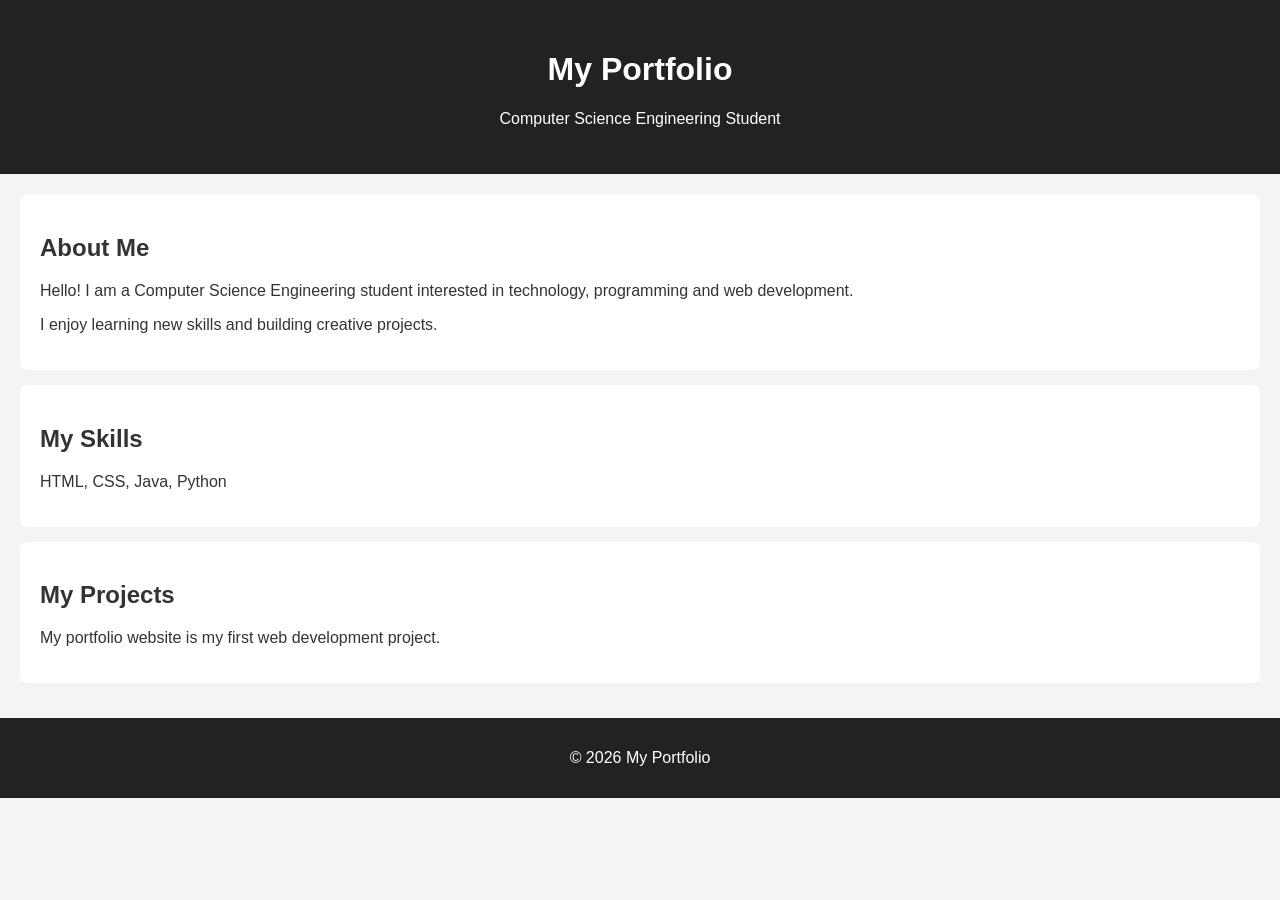
<file: Module-1/P2-Initial-Commit/index.html>
<!DOCTYPE html>
<html lang="en">
<head>
    <meta charset="UTF-8">
    <meta name="viewport" content="width=device-width, initial-scale=1.0">
    <title>My Portfolio</title>
    <link rel="stylesheet" href="style.css">
</head>
<body>

    <header>
        <h1>My Portfolio</h1>
        <p>Computer Science Engineering Student</p>
    </header>

    <main>
        <section>
            <h2>About Me</h2>
            <p>
                Hello! I am a Computer Science Engineering student 
                interested in technology, programming and web development.
            </p>
            <p>
                I enjoy learning new skills and building creative projects.
            </p>
        </section>

        <section>
            <h2>My Skills</h2>
            <p>HTML, CSS, Java, Python</p>
        </section>

        <section>
            <h2>My Projects</h2>
            <p>My portfolio website is my first web development project.</p>
        </section>
    </main>

    <footer>
        <p>©️ 2026 My Portfolio</p>
    </footer>

</body>
</html>
</file>
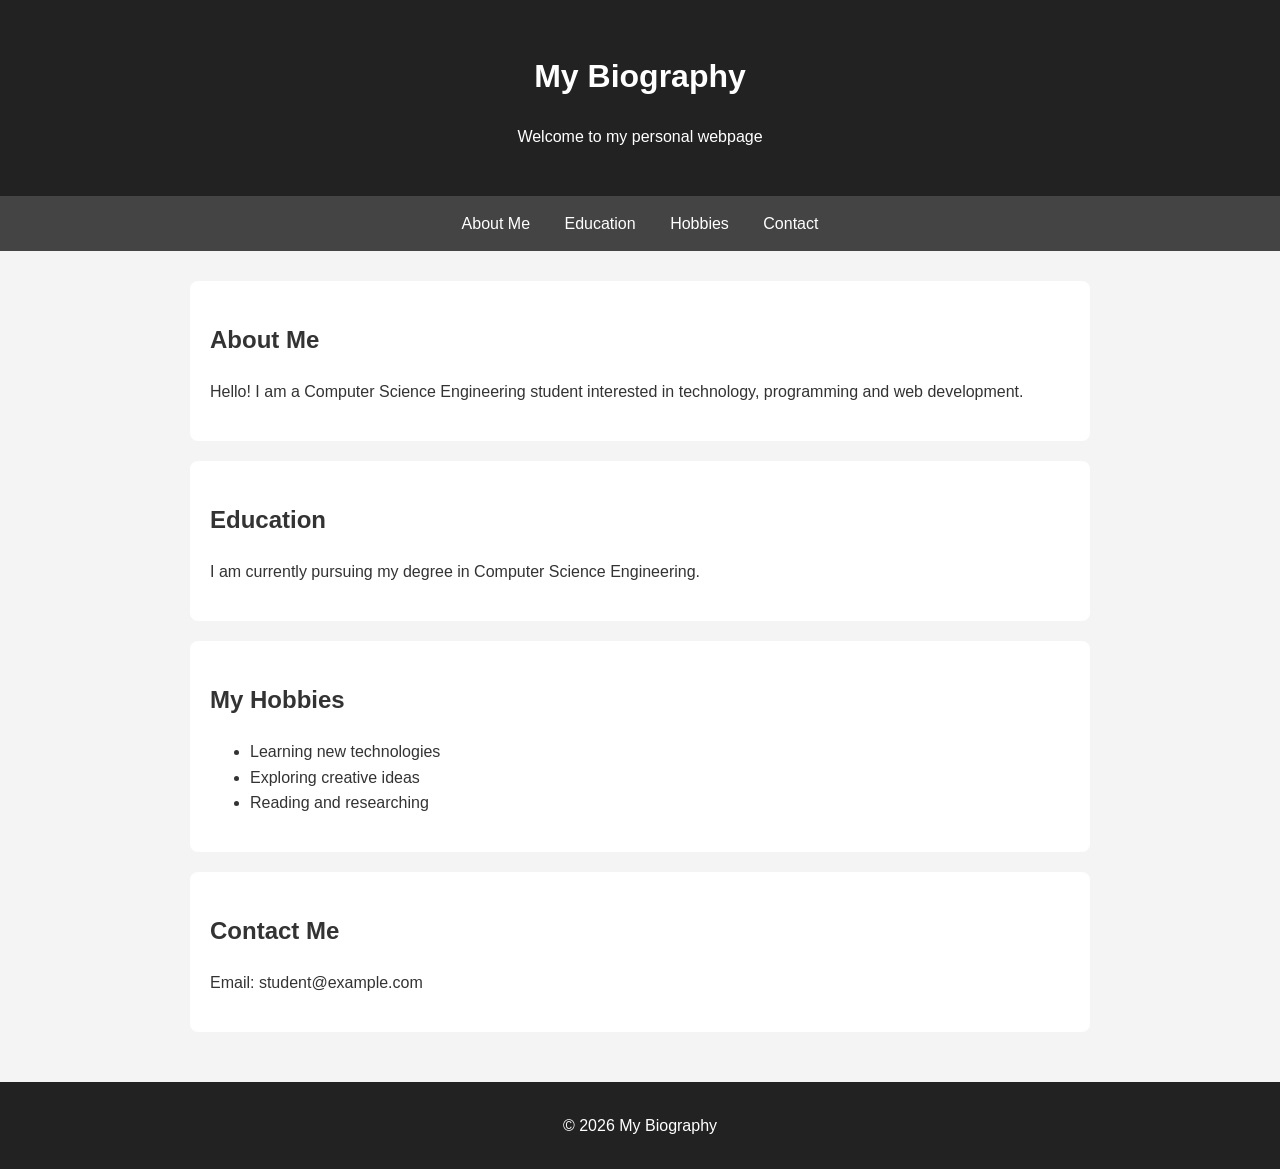
<file: Module-2/P5-Semantic-Bio/index.html>
<!DOCTYPE html>
<html lang="en">

<head>
    <meta charset="UTF-8">
    <meta name="viewport" content="width=device-width, initial-scale=1.0">
    <title>My Biography</title>
    <link rel="stylesheet" href="style.css">
</head>

<body>

    <header>
        <h1>My Biography</h1>
        <p>Welcome to my personal webpage</p>
    </header>

    <nav>
        <a href="#about">About Me</a>
        <a href="#education">Education</a>
        <a href="#hobbies">Hobbies</a>
        <a href="#contact">Contact</a>
    </nav>

    <main>

        <section id="about">
            <h2>About Me</h2>
            <p>Hello! I am a Computer Science Engineering student
            interested in technology, programming and web development.</p>
        </section>

        <section id="education">
            <h2>Education</h2>
            <p>I am currently pursuing my degree in Computer Science Engineering.</p>
        </section>

        <section id="hobbies">
            <h2>My Hobbies</h2>
            <ul>
                <li>Learning new technologies</li>
                <li>Exploring creative ideas</li>
                <li>Reading and researching</li>
            </ul>
        </section>

        <section id="contact">
            <h2>Contact Me</h2>
            <p>Email: student@example.com</p>
        </section>

    </main>

    <footer>
        <p>©️ 2026 My Biography</p>
    </footer>

</body>
</html>
</file>
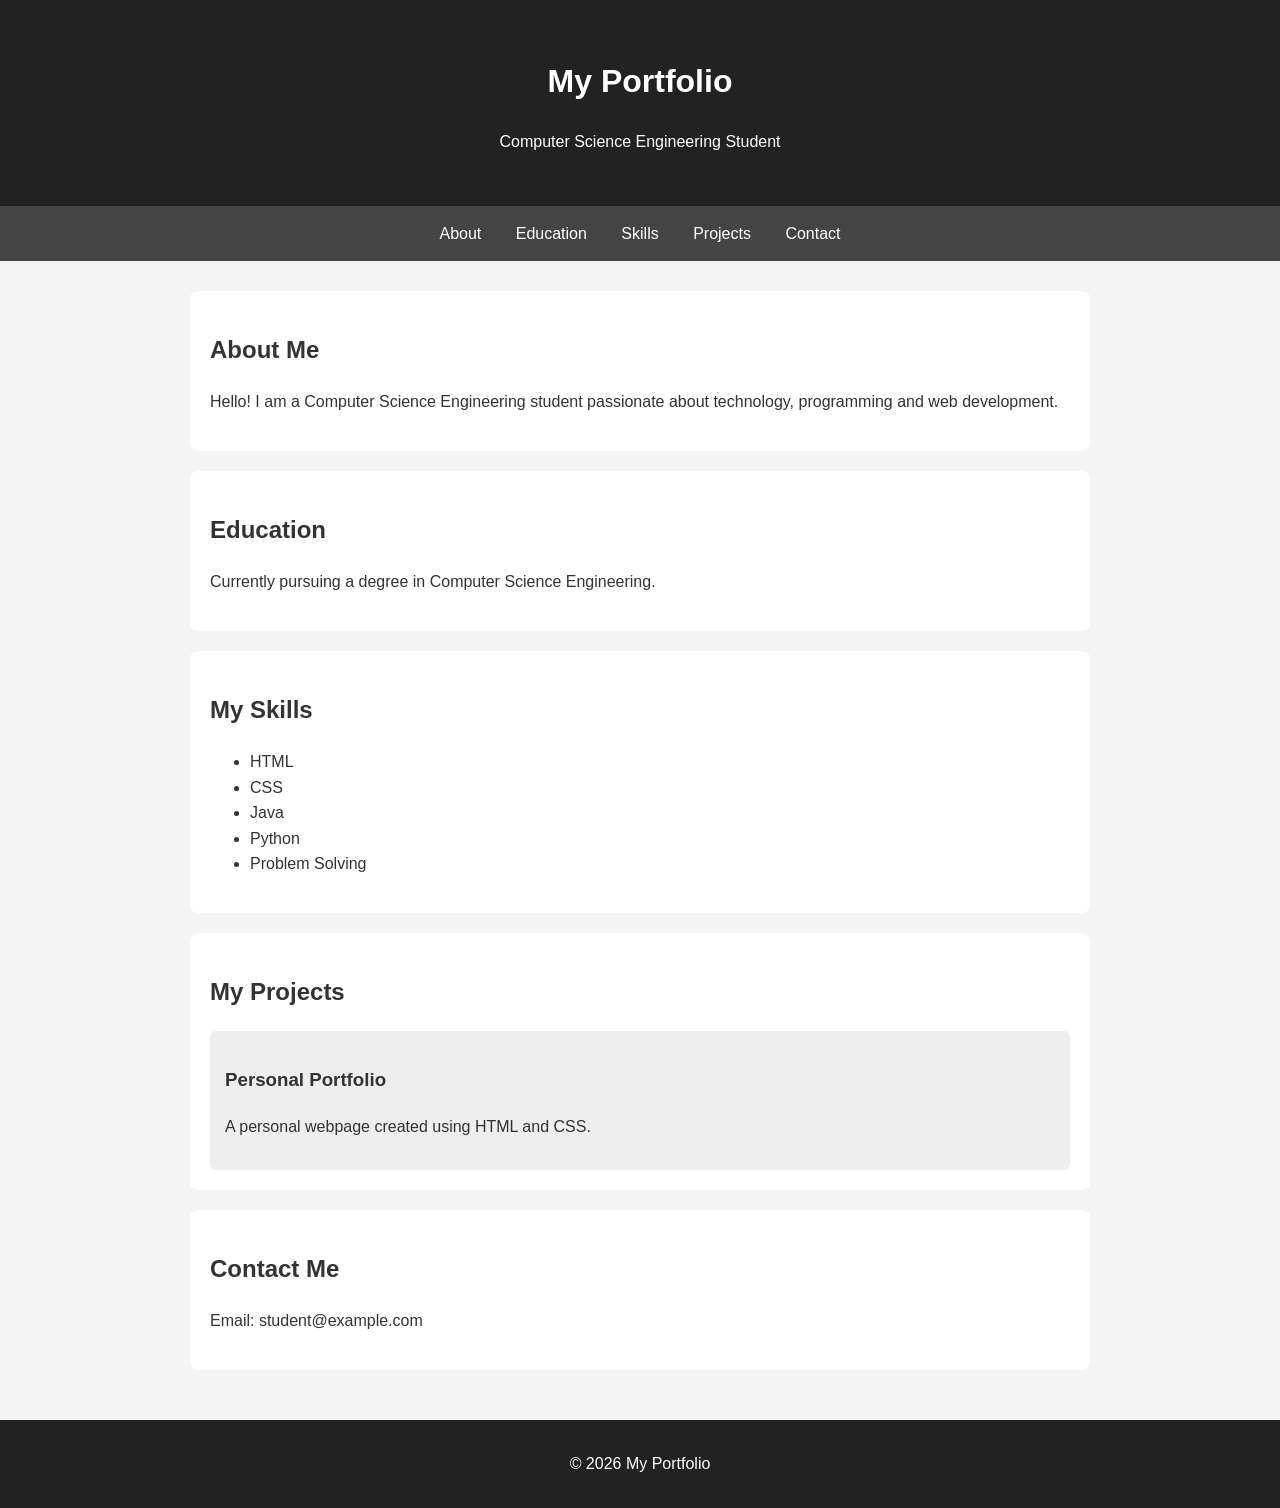
<file: Module-2/P6-Portfolio-HTML/index.html>
<!DOCTYPE html>
<html lang="en">

<head>
    <meta charset="UTF-8">
    <meta name="viewport" content="width=device-width, initial-scale=1.0">
    <title>My Portfolio</title>
    <link rel="stylesheet" href="style.css">
</head>

<body>

    <header>
        <h1>My Portfolio</h1>
        <p>Computer Science Engineering Student</p>
    </header>

    <nav>
        <a href="#about">About</a>
        <a href="#education">Education</a>
        <a href="#skills">Skills</a>
        <a href="#projects">Projects</a>
        <a href="#contact">Contact</a>
    </nav>

    <main>

        <section id="about">
            <h2>About Me</h2>
            <p>Hello! I am a Computer Science Engineering student
            passionate about technology, programming and web development.</p>
        </section>

        <section id="education">
            <h2>Education</h2>
            <p>Currently pursuing a degree in Computer Science Engineering.</p>
        </section>

        <section id="skills">
            <h2>My Skills</h2>
            <ul>
                <li>HTML</li>
                <li>CSS</li>
                <li>Java</li>
                <li>Python</li>
                <li>Problem Solving</li>
            </ul>
        </section>

        <section id="projects">
            <h2>My Projects</h2>
            <article>
                <h3>Personal Portfolio</h3>
                <p>A personal webpage created using HTML and CSS.</p>
            </article>
        </section>

        <section id="contact">
            <h2>Contact Me</h2>
            <p>Email: student@example.com</p>
        </section>

    </main>

    <footer>
        <p>©️ 2026 My Portfolio</p>
    </footer>

</body>
</html>
</file>
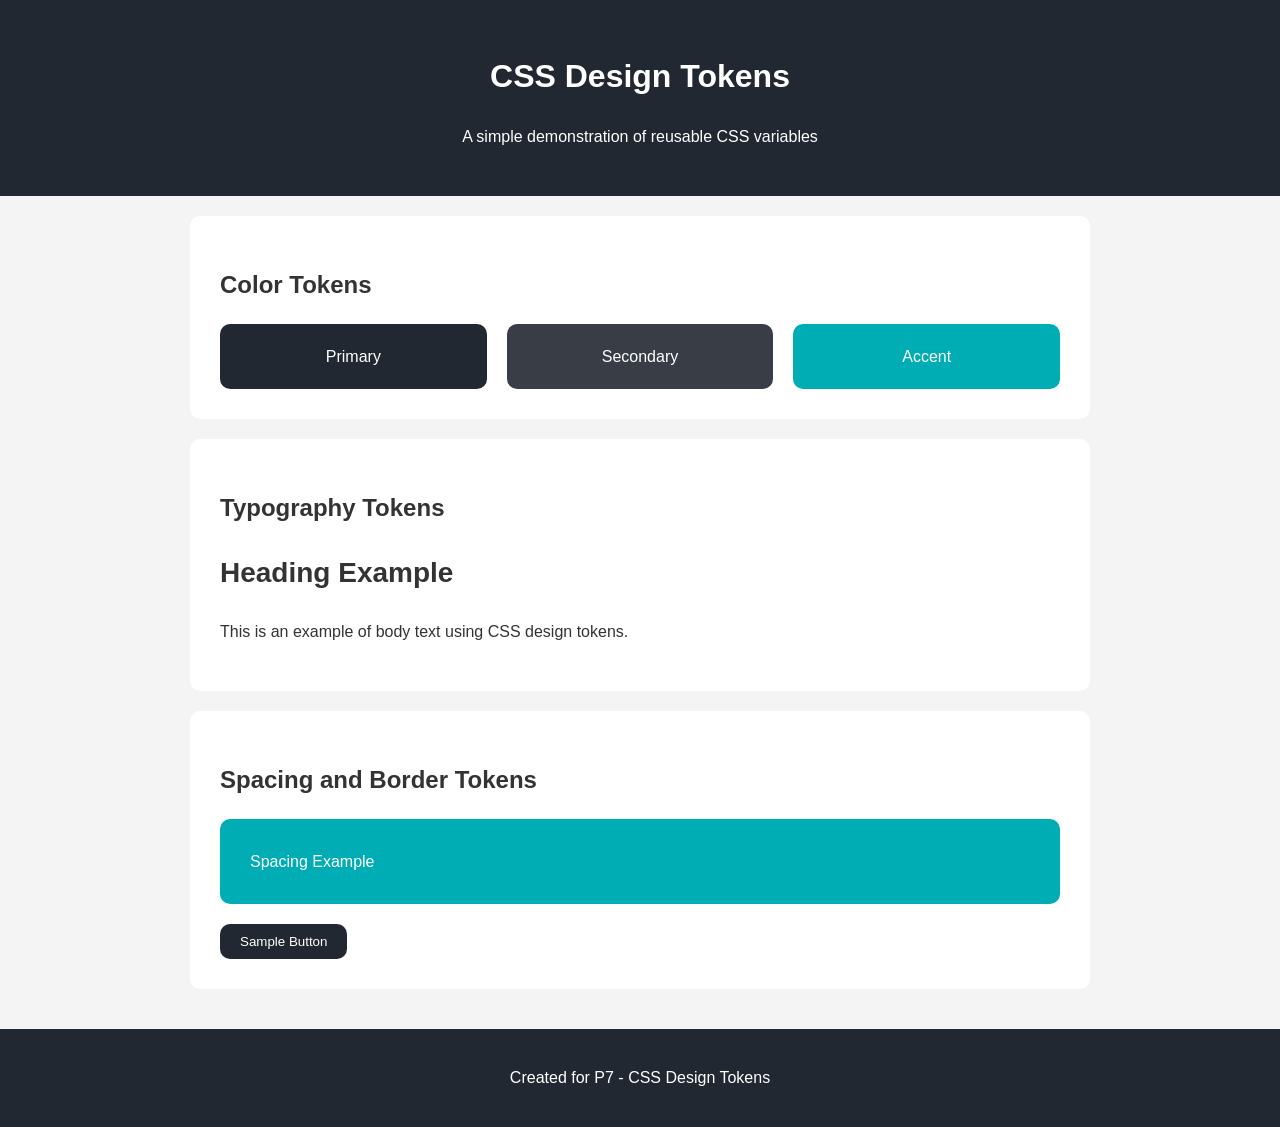
<file: Module-2/P7-Design-Tokens/index.html>
<!DOCTYPE html>
<html lang="en">

<head>
    <meta charset="UTF-8">
    <meta name="viewport" content="width=device-width, initial-scale=1.0">
    <title>CSS Design Tokens</title>
    <link rel="stylesheet" href="style.css">
</head>

<body>

    <header>
        <h1>CSS Design Tokens</h1>
        <p>A simple demonstration of reusable CSS variables</p>
    </header>

    <main>

        <section class="card">
            <h2>Color Tokens</h2>
            <div class="color-boxes">
                <div class="color primary">Primary</div>
                <div class="color secondary">Secondary</div>
                <div class="color accent">Accent</div>
            </div>
        </section>

        <section class="card">
            <h2>Typography Tokens</h2>
            <h1 class="heading">Heading Example</h1>
            <p class="text">This is an example of body text using CSS design tokens.</p>
        </section>

        <section class="card">
            <h2>Spacing and Border Tokens</h2>
            <div class="spacing-box">Spacing Example</div>
            <button>Sample Button</button>
        </section>

    </main>

    <footer>
        <p>Created for P7 - CSS Design Tokens</p>
    </footer>

</body>
</html>
</file>
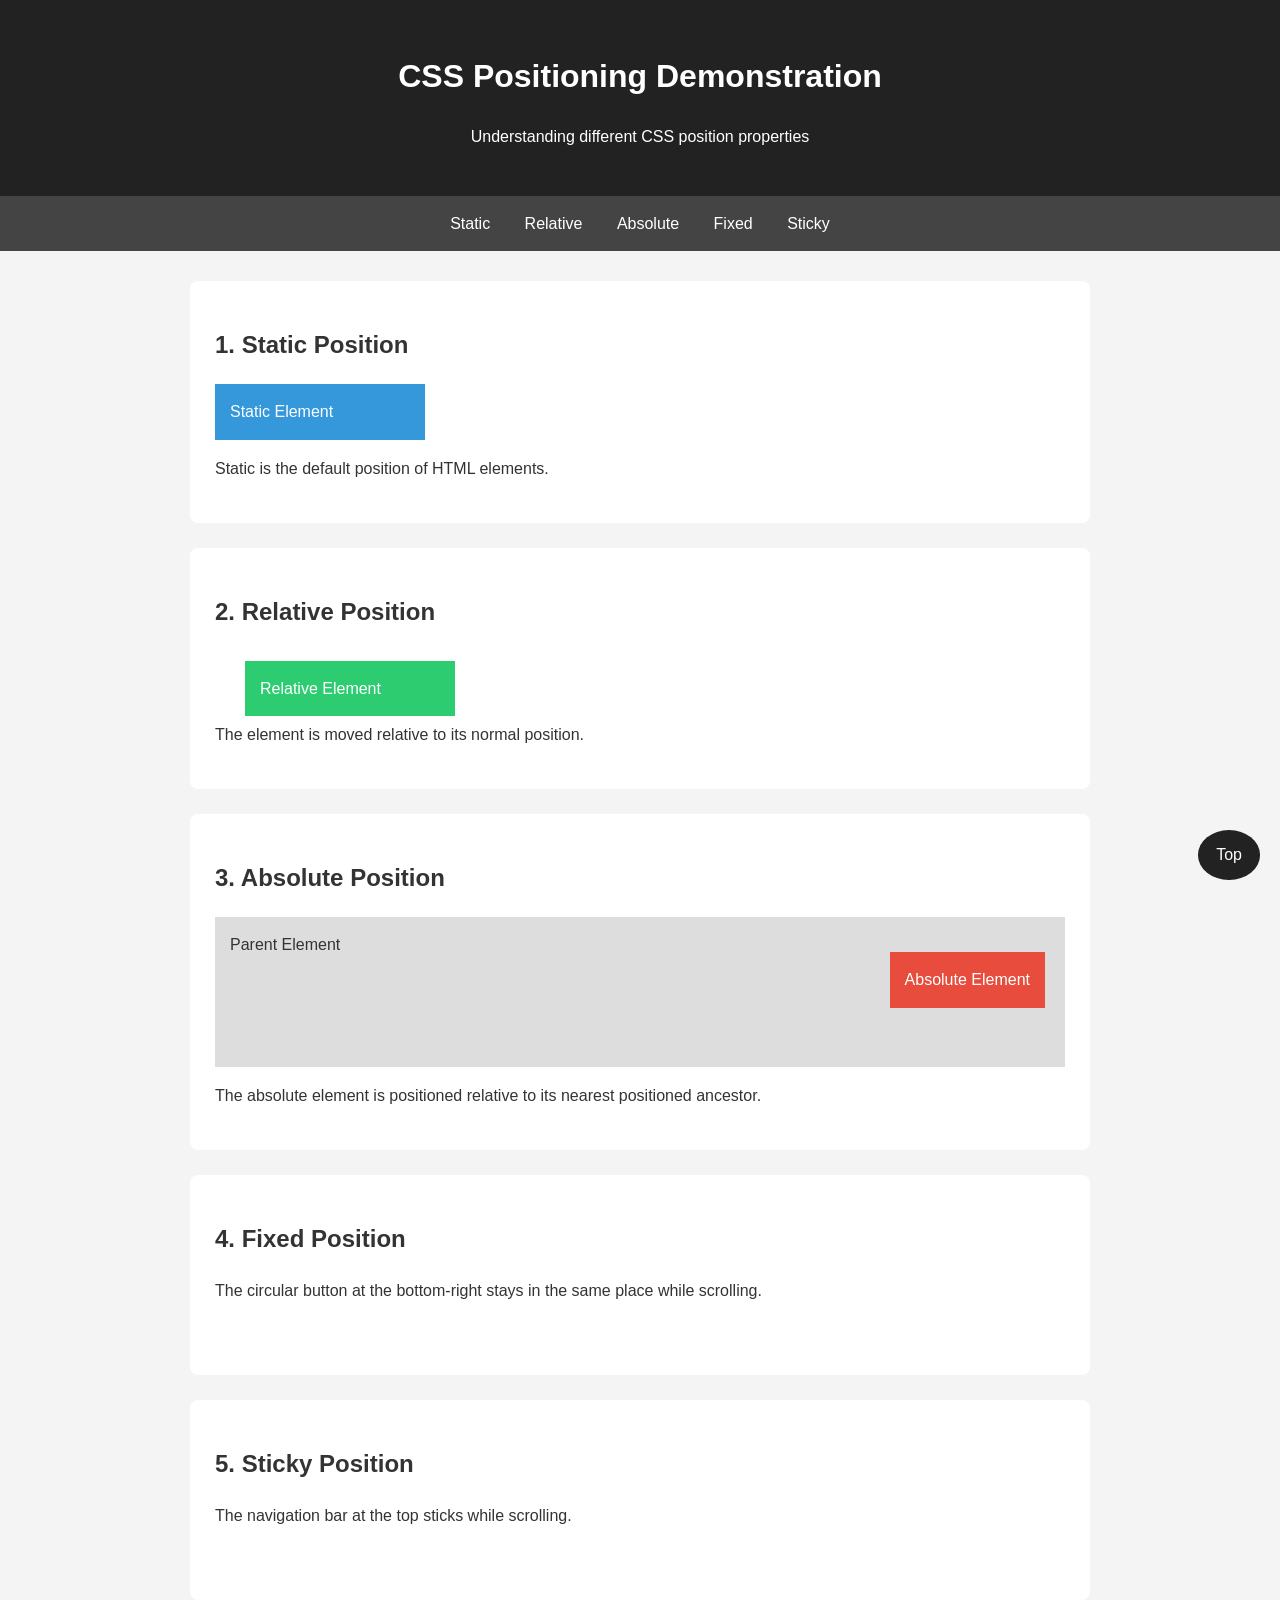
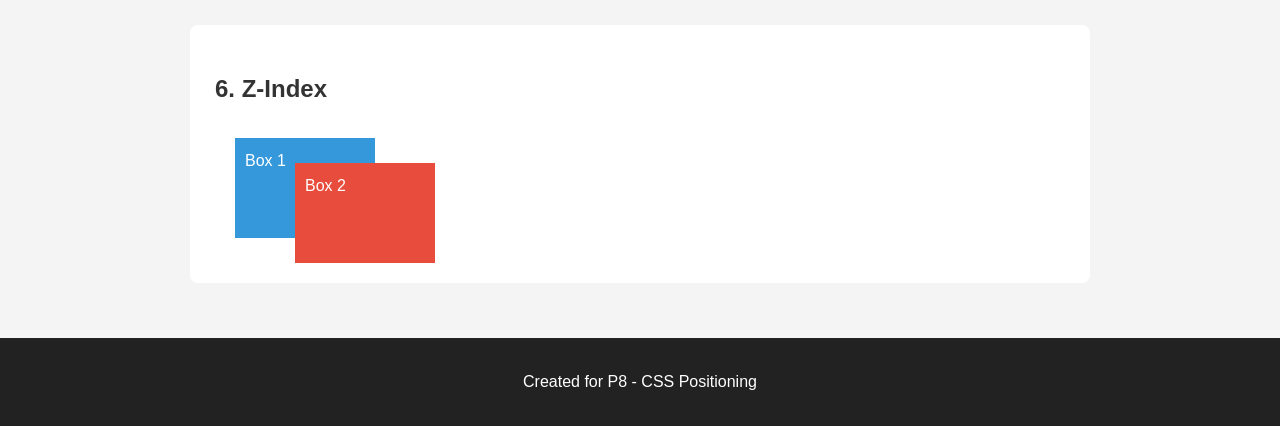
<file: Module-2/P8-CSS-Positioning/index.html>
<!DOCTYPE html>
<html lang="en">

<head>
    <meta charset="UTF-8">
    <meta name="viewport" content="width=device-width, initial-scale=1.0">
    <title>CSS Positioning</title>
    <link rel="stylesheet" href="style.css">
</head>

<body>

    <header>
        <h1>CSS Positioning Demonstration</h1>
        <p>Understanding different CSS position properties</p>
    </header>

    <nav>
        <a href="#static">Static</a>
        <a href="#relative">Relative</a>
        <a href="#absolute">Absolute</a>
        <a href="#fixed">Fixed</a>
        <a href="#sticky">Sticky</a>
    </nav>

    <main>

        <section id="static">
            <h2>1. Static Position</h2>
            <div class="static-box">Static Element</div>
            <p>Static is the default position of HTML elements.</p>
        </section>

        <section id="relative">
            <h2>2. Relative Position</h2>
            <div class="relative-box">Relative Element</div>
            <p>The element is moved relative to its normal position.</p>
        </section>

        <section id="absolute">
            <h2>3. Absolute Position</h2>
            <div class="parent-box">
                Parent Element
                <div class="absolute-box">Absolute Element</div>
            </div>
            <p>The absolute element is positioned relative to its nearest positioned ancestor.</p>
        </section>

        <section id="fixed">
            <h2>4. Fixed Position</h2>
            <p>The circular button at the bottom-right stays in the same place while scrolling.</p>
        </section>

        <section id="sticky">
            <h2>5. Sticky Position</h2>
            <p>The navigation bar at the top sticks while scrolling.</p>
        </section>

        <section>
            <h2>6. Z-Index</h2>
            <div class="z-container">
                <div class="z-box box-one">Box 1</div>
                <div class="z-box box-two">Box 2</div>
            </div>
        </section>

    </main>

    <a href="#" class="fixed-button">Top</a>

    <footer>
        <p>Created for P8 - CSS Positioning</p>
    </footer>

</body>
</html>
</file>
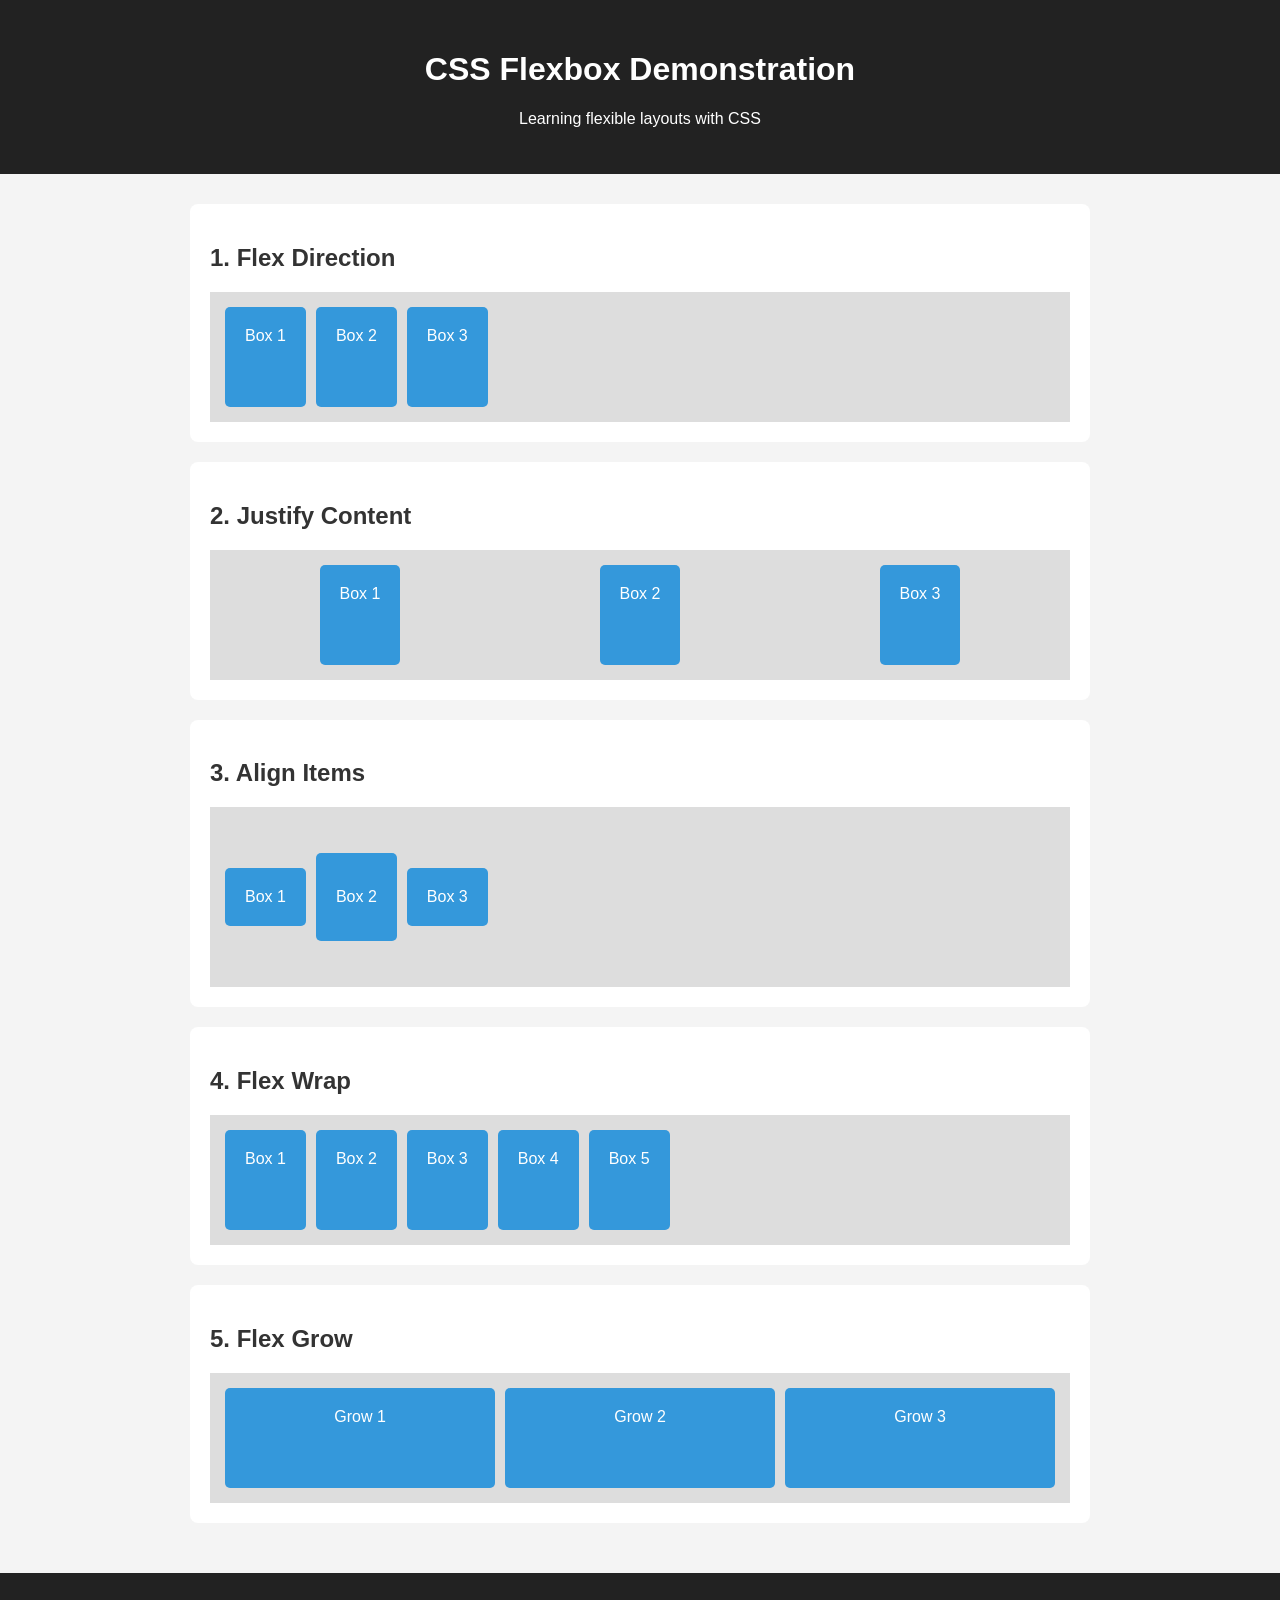
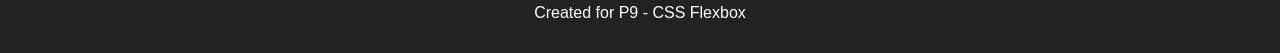
<file: Module-2/P9-Flexbox/index.html>
<!DOCTYPE html>
<html lang="en">
<head>
    <meta charset="UTF-8">
    <meta name="viewport" content="width=device-width, initial-scale=1.0">
    <title>CSS Flexbox</title>
    <link rel="stylesheet" href="style.css">
</head>
<body>

    <header>
        <h1>CSS Flexbox Demonstration</h1>
        <p>Learning flexible layouts with CSS</p>
    </header>

    <main>
        <section>
            <h2>1. Flex Direction</h2>
            <div class="container direction">
                <div class="box">Box 1</div>
                <div class="box">Box 2</div>
                <div class="box">Box 3</div>
            </div>
        </section>

        <section>
            <h2>2. Justify Content</h2>
            <div class="container justify">
                <div class="box">Box 1</div>
                <div class="box">Box 2</div>
                <div class="box">Box 3</div>
            </div>
        </section>

        <section>
            <h2>3. Align Items</h2>
            <div class="container align">
                <div class="box">Box 1</div>
                <div class="box tall">Box 2</div>
                <div class="box">Box 3</div>
            </div>
        </section>

        <section>
            <h2>4. Flex Wrap</h2>
            <div class="container wrap">
                <div class="box">Box 1</div>
                <div class="box">Box 2</div>
                <div class="box">Box 3</div>
                <div class="box">Box 4</div>
                <div class="box">Box 5</div>
            </div>
        </section>

        <section>
            <h2>5. Flex Grow</h2>
            <div class="container grow">
                <div class="box">Grow 1</div>
                <div class="box">Grow 2</div>
                <div class="box">Grow 3</div>
            </div>
        </section>
    </main>

    <footer>
        <p>Created for P9 - CSS Flexbox</p>
    </footer>

</body>
</html>
</file>
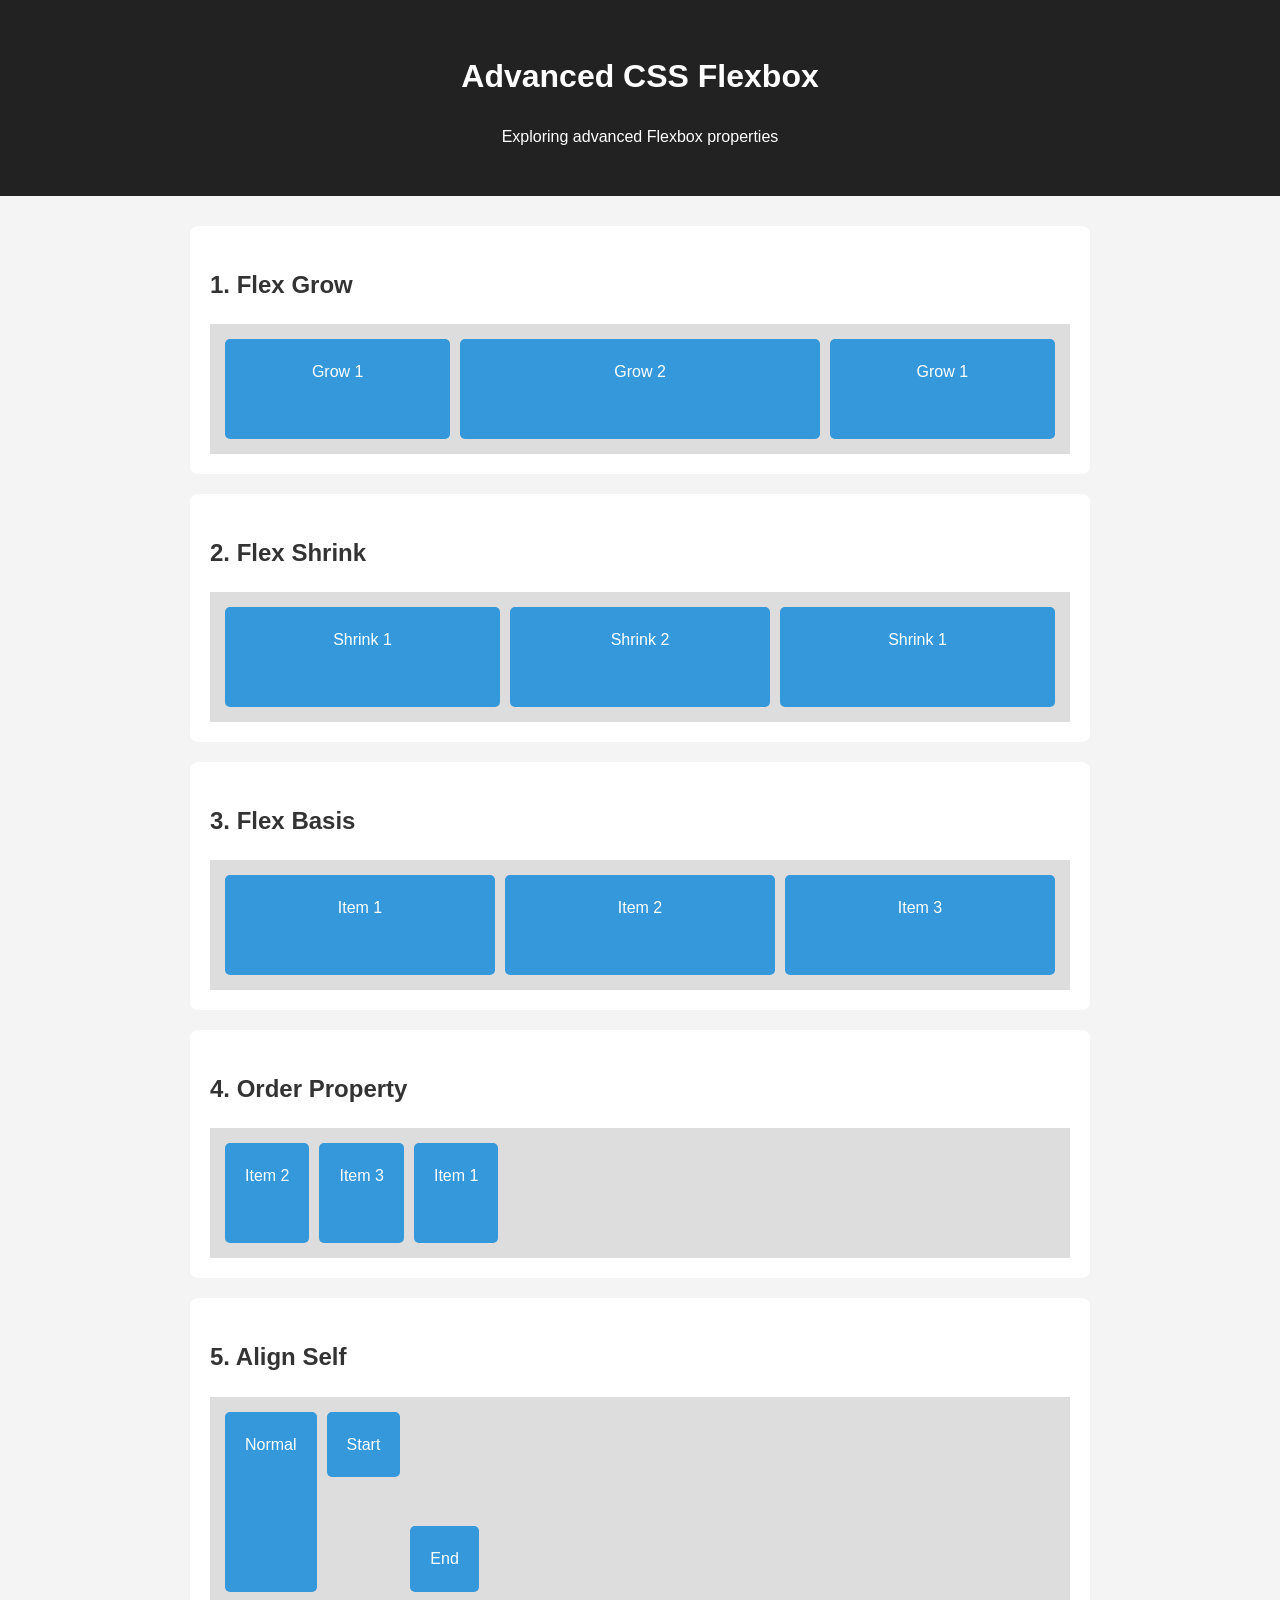
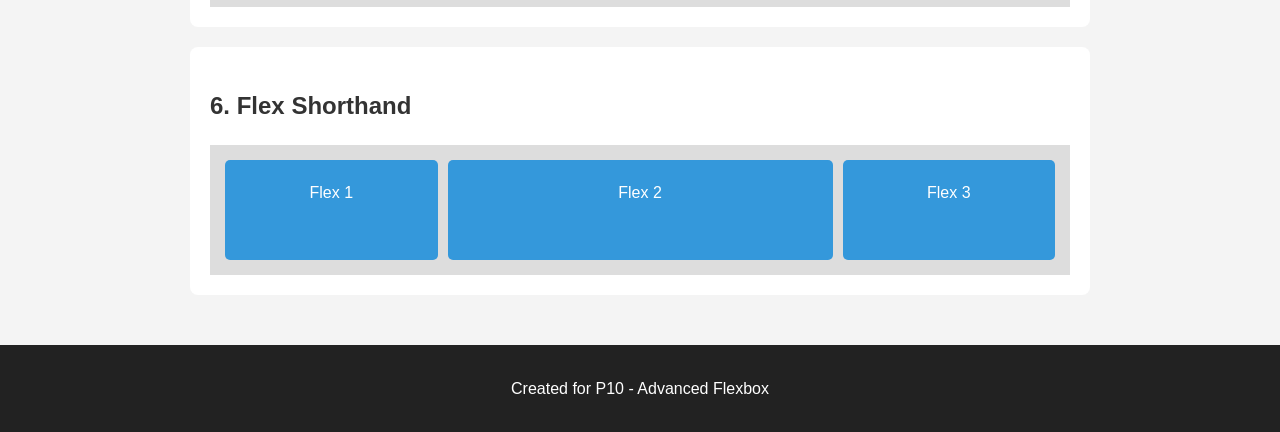
<file: Module-3/P10-Advanced-Flexbox/index.html>
<!DOCTYPE html>
<html lang="en">

<head>
    <meta charset="UTF-8">
    <meta name="viewport" content="width=device-width, initial-scale=1.0">
    <title>Advanced Flexbox</title>
    <link rel="stylesheet" href="style.css">
</head>

<body>

    <header>
        <h1>Advanced CSS Flexbox</h1>
        <p>Exploring advanced Flexbox properties</p>
    </header>

    <main>

        <section>
            <h2>1. Flex Grow</h2>
            <div class="container grow">
                <div class="box grow-one">Grow 1</div>
                <div class="box grow-two">Grow 2</div>
                <div class="box grow-one">Grow 1</div>
            </div>
        </section>

        <section>
            <h2>2. Flex Shrink</h2>
            <div class="container shrink">
                <div class="box shrink-one">Shrink 1</div>
                <div class="box shrink-two">Shrink 2</div>
                <div class="box shrink-one">Shrink 1</div>
            </div>
        </section>

        <section>
            <h2>3. Flex Basis</h2>
            <div class="container basis">
                <div class="box">Item 1</div>
                <div class="box">Item 2</div>
                <div class="box">Item 3</div>
            </div>
        </section>

        <section>
            <h2>4. Order Property</h2>
            <div class="container order">
                <div class="box order-three">Item 1</div>
                <div class="box order-one">Item 2</div>
                <div class="box order-two">Item 3</div>
            </div>
        </section>

        <section>
            <h2>5. Align Self</h2>
            <div class="container align">
                <div class="box">Normal</div>
                <div class="box self-start">Start</div>
                <div class="box self-end">End</div>
            </div>
        </section>

        <section>
            <h2>6. Flex Shorthand</h2>
            <div class="container shorthand">
                <div class="box">Flex 1</div>
                <div class="box">Flex 2</div>
                <div class="box">Flex 3</div>
            </div>
        </section>

    </main>

    <footer>
        <p>Created for P10 - Advanced Flexbox</p>
    </footer>

</body>
</html>
</file>
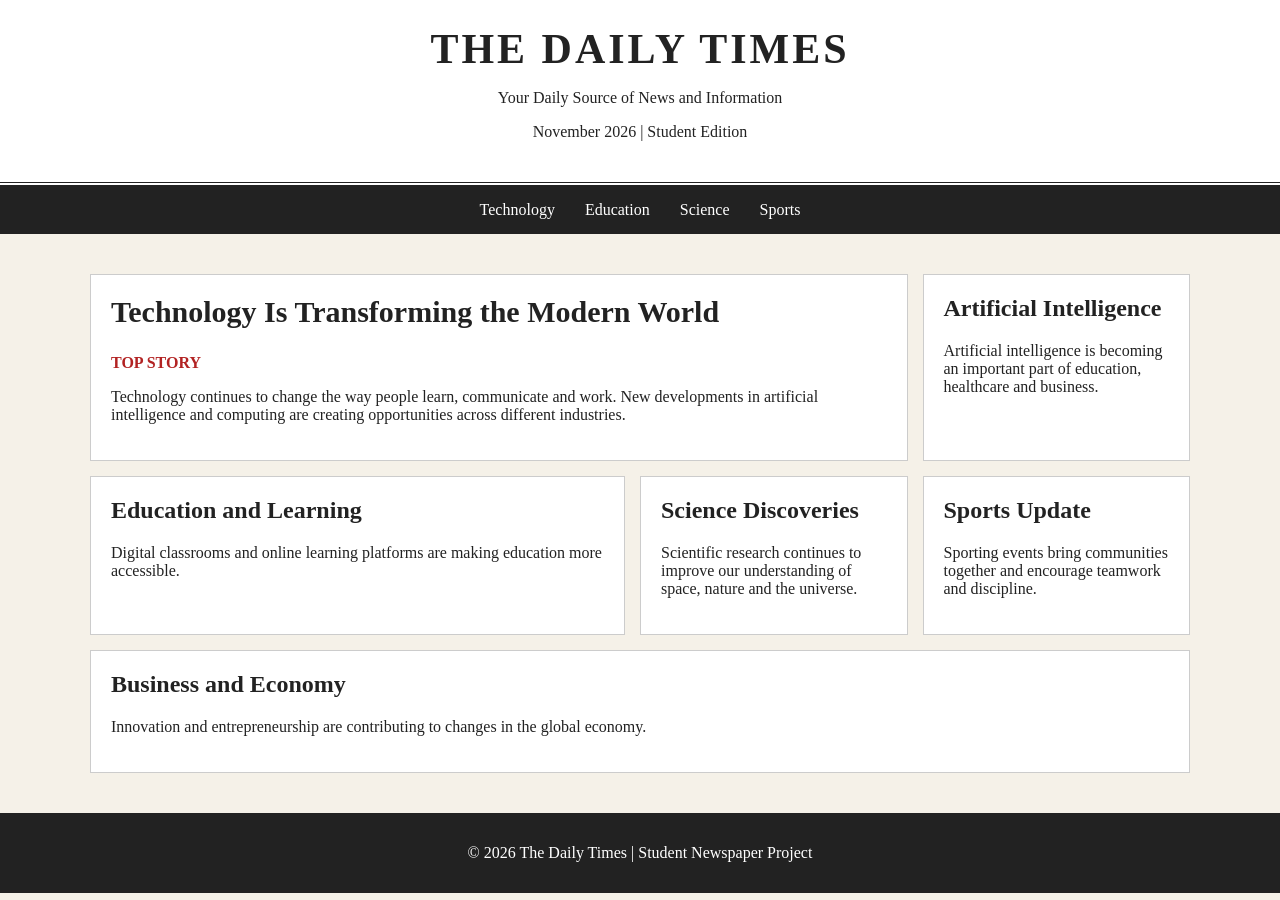
<file: Module-3/P11-CSS-Grid-Newspaper/index.html>
<!DOCTYPE html>
<html lang="en">

<head>
    <meta charset="UTF-8">
    <meta name="viewport" content="width=device-width, initial-scale=1.0">
    <title>Daily News - Newspaper Layout</title>
    <link rel="stylesheet" href="style.css">
</head>

<body>

    <header class="masthead">
        <h1>THE DAILY TIMES</h1>
        <p>Your Daily Source of News and Information</p>
        <p>November 2026 | Student Edition</p>
    </header>

    <nav>
        <a href="#technology">Technology</a>
        <a href="#education">Education</a>
        <a href="#science">Science</a>
        <a href="#sports">Sports</a>
    </nav>

    <main class="newspaper-grid">

        <article class="headline">
            <h2>Technology Is Transforming the Modern World</h2>
            <p class="category">TOP STORY</p>
            <p>
                Technology continues to change the way people learn,
                communicate and work. New developments in artificial
                intelligence and computing are creating opportunities
                across different industries.
            </p>
        </article>

        <article class="technology" id="technology">
            <h2>Artificial Intelligence</h2>
            <p>
                Artificial intelligence is becoming an important part
                of education, healthcare and business.
            </p>
        </article>

        <article class="education" id="education">
            <h2>Education and Learning</h2>
            <p>
                Digital classrooms and online learning platforms
                are making education more accessible.
            </p>
        </article>

        <article class="science" id="science">
            <h2>Science Discoveries</h2>
            <p>
                Scientific research continues to improve our
                understanding of space, nature and the universe.
            </p>
        </article>

        <article class="sports" id="sports">
            <h2>Sports Update</h2>
            <p>
                Sporting events bring communities together and
                encourage teamwork and discipline.
            </p>
        </article>

        <article class="extra">
            <h2>Business and Economy</h2>
            <p>
                Innovation and entrepreneurship are contributing
                to changes in the global economy.
            </p>
        </article>

    </main>

    <footer>
        <p>©️ 2026 The Daily Times | Student Newspaper Project</p>
    </footer>

</body>
</html>
</file>
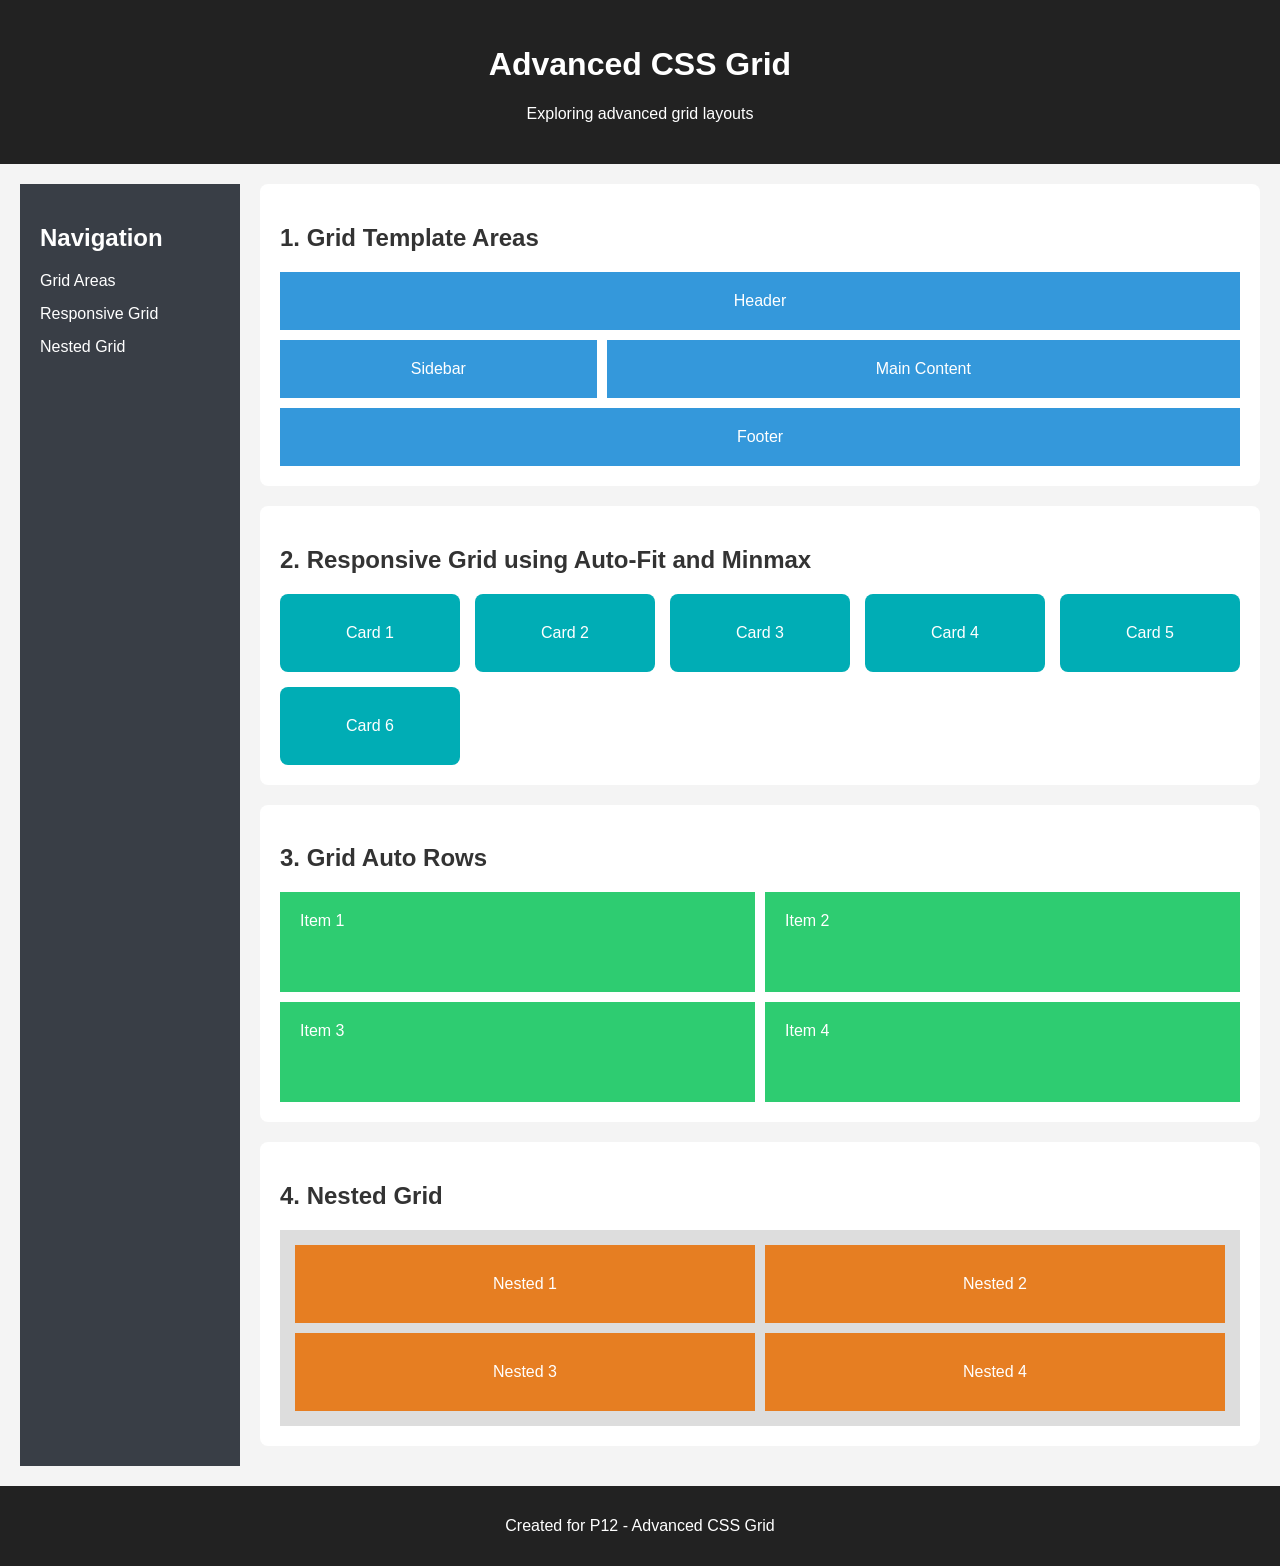
<file: Module-3/P12-Advanced-Grid/index.html>
<!DOCTYPE html>
<html lang="en">

<head>
    <meta charset="UTF-8">
    <meta name="viewport" content="width=device-width, initial-scale=1.0">
    <title>Advanced CSS Grid</title>
    <link rel="stylesheet" href="style.css">
</head>

<body>

    <header class="header">
        <h1>Advanced CSS Grid</h1>
        <p>Exploring advanced grid layouts</p>
    </header>

    <div class="layout">

        <nav class="sidebar">
            <h2>Navigation</h2>
            <a href="#areas">Grid Areas</a>
            <a href="#cards">Responsive Grid</a>
            <a href="#nested">Nested Grid</a>
        </nav>

        <main class="content">

            <section id="areas">
                <h2>1. Grid Template Areas</h2>
                <div class="area-grid">
                    <div class="area-header">Header</div>
                    <div class="area-sidebar">Sidebar</div>
                    <div class="area-main">Main Content</div>
                    <div class="area-footer">Footer</div>
                </div>
            </section>

            <section id="cards">
                <h2>2. Responsive Grid using Auto-Fit and Minmax</h2>
                <div class="card-grid">
                    <div class="card">Card 1</div>
                    <div class="card">Card 2</div>
                    <div class="card">Card 3</div>
                    <div class="card">Card 4</div>
                    <div class="card">Card 5</div>
                    <div class="card">Card 6</div>
                </div>
            </section>

            <section>
                <h2>3. Grid Auto Rows</h2>
                <div class="auto-grid">
                    <div>Item 1</div>
                    <div>Item 2</div>
                    <div>Item 3</div>
                    <div>Item 4</div>
                </div>
            </section>

            <section id="nested">
                <h2>4. Nested Grid</h2>
                <div class="nested-grid">
                    <div class="nested-card">Nested 1</div>
                    <div class="nested-card">Nested 2</div>
                    <div class="nested-card">Nested 3</div>
                    <div class="nested-card">Nested 4</div>
                </div>
            </section>

        </main>

    </div>

    <footer class="footer">
        <p>Created for P12 - Advanced CSS Grid</p>
    </footer>

</body>
</html>
</file>
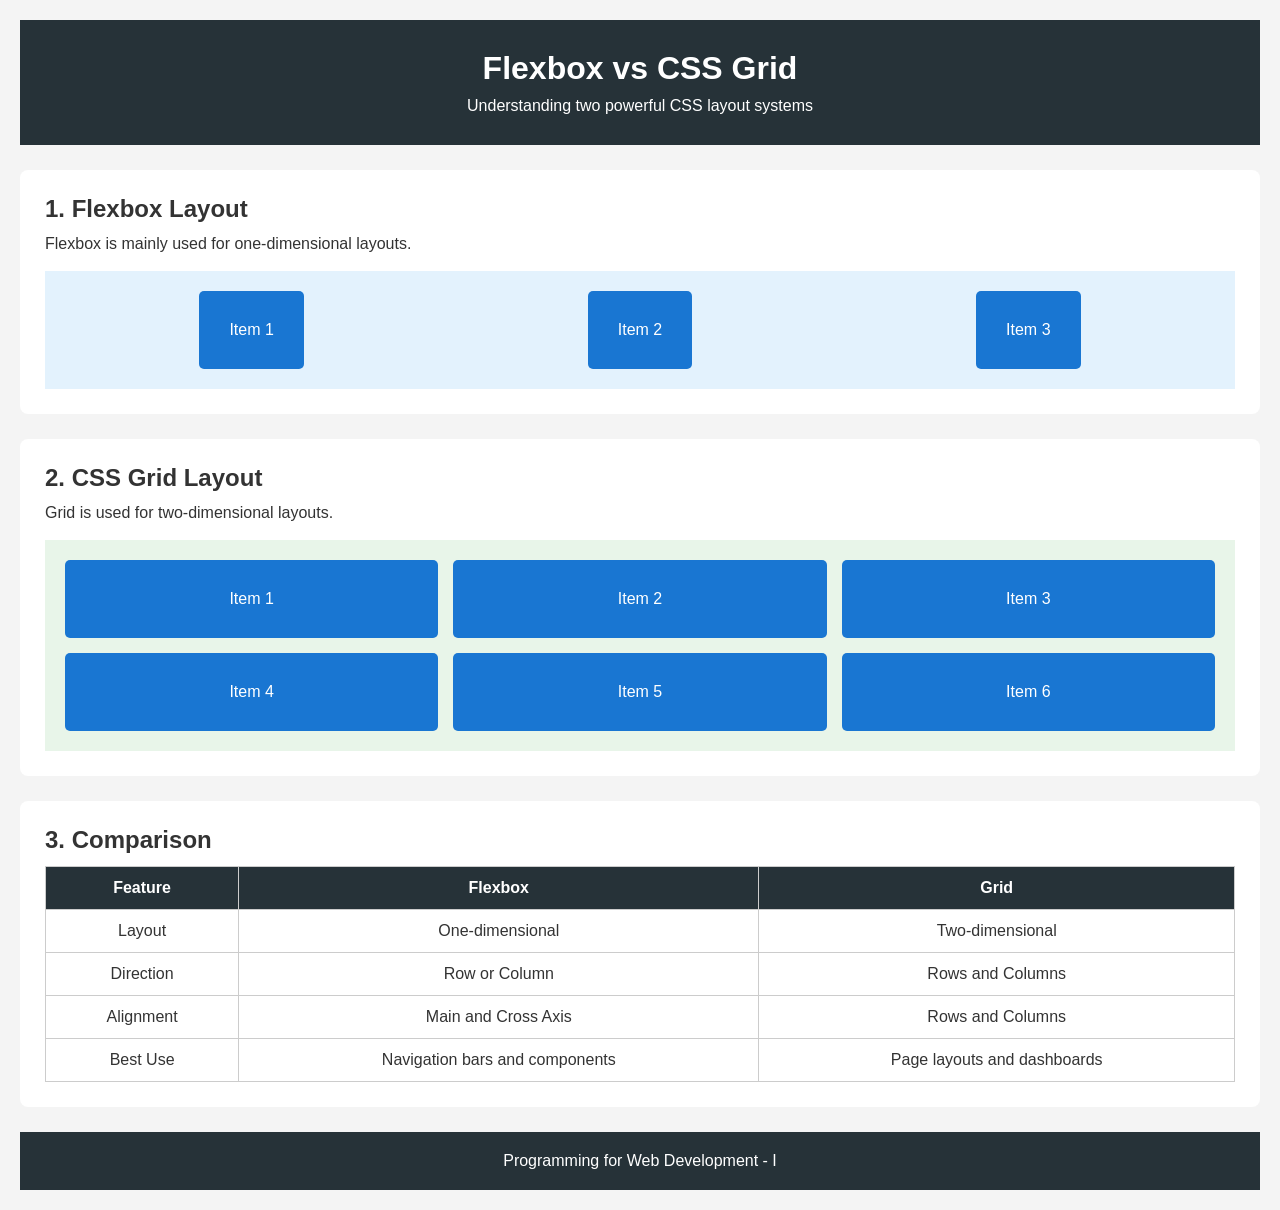
<file: Module-3/P13-Flexbox-vs-Grid/index.html>
<!DOCTYPE html>
<html lang="en">
<head>
    <meta charset="UTF-8">
    <meta name="viewport" content="width=device-width, initial-scale=1.0">
    <title>Flexbox vs Grid</title>
    <link rel="stylesheet" href="style.css">
</head>
<body>

    <header>
        <h1>Flexbox vs CSS Grid</h1>
        <p>Understanding two powerful CSS layout systems</p>
    </header>

    <main>
        <section>
            <h2>1. Flexbox Layout</h2>
            <p>Flexbox is mainly used for one-dimensional layouts.</p>

            <div class="flex-container">
                <div class="card">Item 1</div>
                <div class="card">Item 2</div>
                <div class="card">Item 3</div>
            </div>
        </section>

        <section>
            <h2>2. CSS Grid Layout</h2>
            <p>Grid is used for two-dimensional layouts.</p>

            <div class="grid-container">
                <div class="card">Item 1</div>
                <div class="card">Item 2</div>
                <div class="card">Item 3</div>
                <div class="card">Item 4</div>
                <div class="card">Item 5</div>
                <div class="card">Item 6</div>
            </div>
        </section>

        <section>
            <h2>3. Comparison</h2>

            <table>
                <tr>
                    <th>Feature</th>
                    <th>Flexbox</th>
                    <th>Grid</th>
                </tr>
                <tr>
                    <td>Layout</td>
                    <td>One-dimensional</td>
                    <td>Two-dimensional</td>
                </tr>
                <tr>
                    <td>Direction</td>
                    <td>Row or Column</td>
                    <td>Rows and Columns</td>
                </tr>
                <tr>
                    <td>Alignment</td>
                    <td>Main and Cross Axis</td>
                    <td>Rows and Columns</td>
                </tr>
                <tr>
                    <td>Best Use</td>
                    <td>Navigation bars and components</td>
                    <td>Page layouts and dashboards</td>
                </tr>
            </table>
        </section>
    </main>

    <footer>
        <p>Programming for Web Development - I</p>
    </footer>

</body>
</html>
</file>
<file: Module-1/P2-Initial-Commit/style.css>
body {
    font-family: Arial, sans-serif;
    margin: 0;
    background-color: #f4f4f4;
    color: #333;
}

header {
    background-color: #222;
    color: white;
    text-align: center;
    padding: 30px;
}

main {
    padding: 20px;
}

section {
    background-color: white;
    padding: 20px;
    margin-bottom: 15px;
    border-radius: 8px;
}

footer {
    background-color: #222;
    color: white;
    text-align: center;
    padding: 15px;
}
</file>
<file: Module-2/P5-Semantic-Bio/style.css>
/* General page styling */
body {
    font-family: Arial, sans-serif;
    margin: 0;
    background-color: #f4f4f4;
    color: #333;
    line-height: 1.6;
}

/* Header */
header {
    background-color: #222;
    color: white;
    text-align: center;
    padding: 30px;
}

/* Navigation bar */
nav {
    background-color: #444;
    text-align: center;
    padding: 15px;
}

nav a {
    color: white;
    text-decoration: none;
    margin: 0 15px;
}

/* Main content */
main {
    max-width: 900px;
    margin: 20px auto;
    padding: 10px;
}

/* Sections */
section {
    background-color: white;
    padding: 20px;
    margin-bottom: 20px;
    border-radius: 8px;
}

/* Footer */
footer {
    background-color: #222;
    color: white;
    text-align: center;
    padding: 15px;
}
</file>
<file: Module-2/P6-Portfolio-HTML/style.css>
/* General styling */
body {
    font-family: Arial, sans-serif;
    margin: 0;
    background-color: #f4f4f4;
    color: #333;
    line-height: 1.6;
}

/* Header */
header {
    background-color: #222;
    color: white;
    text-align: center;
    padding: 35px;
}

/* Navigation */
nav {
    background-color: #444;
    text-align: center;
    padding: 15px;
}

nav a {
    color: white;
    text-decoration: none;
    margin: 0 15px;
}

/* Main content */
main {
    max-width: 900px;
    margin: 20px auto;
    padding: 10px;
}

/* Sections */
section {
    background-color: white;
    padding: 20px;
    margin-bottom: 20px;
    border-radius: 8px;
}

/* Project article */
article {
    background-color: #eee;
    padding: 15px;
    border-radius: 6px;
}

/* Footer */
footer {
    background-color: #222;
    color: white;
    text-align: center;
    padding: 15px;
}
</file>
<file: Module-2/P7-Design-Tokens/style.css>
/* CSS Design Tokens */
:root {
    /* Color tokens */
    --primary-color: #222831;
    --secondary-color: #393e46;
    --accent-color: #00adb5;
    --background-color: #f4f4f4;
    --text-color: #333333;

    /* Typography tokens */
    --font-family: Arial, sans-serif;
    --heading-size: 28px;
    --body-size: 16px;

    /* Spacing tokens */
    --spacing-small: 10px;
    --spacing-medium: 20px;
    --spacing-large: 30px;

    /* Border tokens */
    --border-radius: 10px;
}

/* General styling */
body {
    font-family: var(--font-family);
    background-color: var(--background-color);
    color: var(--text-color);
    margin: 0;
    line-height: 1.6;
}

/* Header */
header {
    background-color: var(--primary-color);
    color: white;
    text-align: center;
    padding: var(--spacing-large);
}

/* Main content */
main {
    max-width: 900px;
    margin: auto;
    padding: var(--spacing-medium);
}

/* Cards */
.card {
    background-color: white;
    padding: var(--spacing-large);
    margin-bottom: var(--spacing-medium);
    border-radius: var(--border-radius);
}

/* Color boxes */
.color-boxes {
    display: flex;
    gap: var(--spacing-medium);
}

.color {
    padding: var(--spacing-medium);
    color: white;
    border-radius: var(--border-radius);
    text-align: center;
    flex: 1;
}

.primary {
    background-color: var(--primary-color);
}

.secondary {
    background-color: var(--secondary-color);
}

.accent {
    background-color: var(--accent-color);
}

/* Typography */
.heading {
    font-size: var(--heading-size);
}

.text {
    font-size: var(--body-size);
}

/* Spacing example */
.spacing-box {
    background-color: var(--accent-color);
    color: white;
    padding: var(--spacing-large);
    margin-bottom: var(--spacing-medium);
    border-radius: var(--border-radius);
}

/* Button */
button {
    background-color: var(--primary-color);
    color: white;
    padding: var(--spacing-small) var(--spacing-medium);
    border: none;
    border-radius: var(--border-radius);
    cursor: pointer;
}

/* Footer */
footer {
    background-color: var(--primary-color);
    color: white;
    text-align: center;
    padding: var(--spacing-medium);
}
</file>
<file: Module-2/P8-CSS-Positioning/style.css>
/* General styling */
body {
    font-family: Arial, sans-serif;
    margin: 0;
    background-color: #f4f4f4;
    color: #333;
    line-height: 1.6;
}

/* Header */
header {
    background-color: #222;
    color: white;
    text-align: center;
    padding: 30px;
}

/* Sticky navigation */
nav {
    position: sticky;
    top: 0;
    background-color: #444;
    padding: 15px;
    text-align: center;
    z-index: 10;
}

nav a {
    color: white;
    text-decoration: none;
    margin: 0 15px;
}

/* Main content */
main {
    max-width: 900px;
    margin: 20px auto;
    padding: 10px;
}

/* Sections */
section {
    background-color: white;
    padding: 25px;
    margin-bottom: 25px;
    border-radius: 8px;
    min-height: 150px;
}

/* Static */
.static-box {
    position: static;
    background-color: #3498db;
    color: white;
    padding: 15px;
    width: 180px;
}

/* Relative */
.relative-box {
    position: relative;
    left: 30px;
    top: 10px;
    background-color: #2ecc71;
    color: white;
    padding: 15px;
    width: 180px;
}

/* Absolute */
.parent-box {
    position: relative;
    height: 120px;
    background-color: #ddd;
    padding: 15px;
}

.absolute-box {
    position: absolute;
    top: 35px;
    right: 20px;
    background-color: #e74c3c;
    color: white;
    padding: 15px;
}

/* Fixed */
.fixed-button {
    position: fixed;
    bottom: 20px;
    right: 20px;
    background-color: #222;
    color: white;
    padding: 12px 18px;
    border-radius: 50%;
    text-decoration: none;
    z-index: 20;
}

/* Z-index */
.z-container {
    position: relative;
    height: 130px;
}

.z-box {
    position: absolute;
    width: 120px;
    height: 80px;
    padding: 10px;
    color: white;
}

.box-one {
    background-color: #3498db;
    left: 20px;
    top: 10px;
    z-index: 1;
}

.box-two {
    background-color: #e74c3c;
    left: 80px;
    top: 35px;
    z-index: 2;
}

/* Footer */
footer {
    background-color: #222;
    color: white;
    text-align: center;
    padding: 15px;
}
</file>
<file: Module-2/P9-Flexbox/style.css>
body {
    font-family: Arial, sans-serif;
    margin: 0;
    background-color: #f4f4f4;
    color: #333;
}

header {
    background-color: #222;
    color: white;
    text-align: center;
    padding: 30px;
}

main {
    max-width: 900px;
    margin: 20px auto;
    padding: 10px;
}

section {
    background-color: white;
    padding: 20px;
    margin-bottom: 20px;
    border-radius: 8px;
}

.container {
    display: flex;
    background-color: #ddd;
    padding: 15px;
    gap: 10px;
    min-height: 100px;
}

.box {
    background-color: #3498db;
    color: white;
    padding: 20px;
    text-align: center;
    border-radius: 5px;
}

/* Flex Direction */
.direction {
    flex-direction: row;
}

/* Justify Content */
.justify {
    justify-content: space-around;
}

/* Align Items */
.align {
    align-items: center;
    height: 150px;
}

.tall {
    padding: 35px 20px;
}

/* Flex Wrap */
.wrap {
    flex-wrap: wrap;
}

/* Flex Grow */
.grow .box {
    flex-grow: 1;
}

footer {
    background-color: #222;
    color: white;
    text-align: center;
    padding: 15px;
}
</file>
<file: Module-3/P10-Advanced-Flexbox/style.css>
/* General styling */
body {
    font-family: Arial, sans-serif;
    margin: 0;
    background-color: #f4f4f4;
    color: #333;
    line-height: 1.6;
}

/* Header */
header {
    background-color: #222;
    color: white;
    text-align: center;
    padding: 30px;
}

/* Main content */
main {
    max-width: 900px;
    margin: 20px auto;
    padding: 10px;
}

/* Sections */
section {
    background-color: white;
    padding: 20px;
    margin-bottom: 20px;
    border-radius: 8px;
}

/* Flex container */
.container {
    display: flex;
    gap: 10px;
    background-color: #ddd;
    padding: 15px;
    min-height: 100px;
}

/* Common boxes */
.box {
    background-color: #3498db;
    color: white;
    padding: 20px;
    text-align: center;
    border-radius: 5px;
}

/* 1. Flex Grow */
.grow-one {
    flex-grow: 1;
}

.grow-two {
    flex-grow: 2;
}

/* 2. Flex Shrink */
.shrink .box {
    flex-basis: 250px;
    flex-shrink: 1;
}

.shrink-two {
    flex-shrink: 2 !important;
}

/* 3. Flex Basis */
.basis .box {
    flex-basis: 150px;
    flex-grow: 1;
}

/* 4. Order */
.order-three {
    order: 3;
}

.order-one {
    order: 1;
}

.order-two {
    order: 2;
}

/* 5. Align Self */
.align {
    height: 180px;
}

.self-start {
    align-self: flex-start;
}

.self-end {
    align-self: flex-end;
}

/* 6. Flex Shorthand */
.shorthand .box:nth-child(1) {
    flex: 1;
}

.shorthand .box:nth-child(2) {
    flex: 2;
}

.shorthand .box:nth-child(3) {
    flex: 1;
}

/* Footer */
footer {
    background-color: #222;
    color: white;
    text-align: center;
    padding: 15px;
}

/* Responsive layout */
@media (max-width: 600px) {
    .container {
        flex-wrap: wrap;
    }

    .box {
        min-width: 100px;
    }
}
</file>
<file: Module-3/P11-CSS-Grid-Newspaper/style.css>
/* General styling */
body {
    font-family: Georgia, serif;
    margin: 0;
    background-color: #f5f1e8;
    color: #222;
}

/* Newspaper heading */
.masthead {
    text-align: center;
    padding: 25px;
    border-bottom: 4px double #222;
    background-color: white;
}

.masthead h1 {
    font-size: 42px;
    margin: 0;
    letter-spacing: 3px;
}

/* Navigation */
nav {
    display: flex;
    justify-content: center;
    gap: 30px;
    padding: 15px;
    background-color: #222;
}

nav a {
    color: white;
    text-decoration: none;
}

/* Newspaper Grid */
.newspaper-grid {
    display: grid;
    grid-template-columns: 2fr 1fr 1fr;
    grid-template-rows: auto auto auto;
    gap: 15px;
    max-width: 1100px;
    margin: 25px auto;
    padding: 15px;
}

/* Articles */
article {
    background-color: white;
    padding: 20px;
    border: 1px solid #ccc;
}

article h2 {
    margin-top: 0;
}

/* Main headline */
.headline {
    grid-column: 1 / 3;
    grid-row: 1 / 2;
    background-color: #fff;
}

.headline h2 {
    font-size: 30px;
}

.category {
    color: #b22222;
    font-weight: bold;
}

/* Other articles */
.technology {
    grid-column: 3 / 4;
}

.education {
    grid-column: 1 / 2;
}

.science {
    grid-column: 2 / 3;
}

.sports {
    grid-column: 3 / 4;
}

.extra {
    grid-column: 1 / 4;
}

/* Footer */
footer {
    background-color: #222;
    color: white;
    text-align: center;
    padding: 15px;
}

/* Responsive layout */
@media (max-width: 700px) {
    .newspaper-grid {
        grid-template-columns: 1fr;
    }

    .headline,
    .technology,
    .education,
    .science,
    .sports,
    .extra {
        grid-column: 1;
    }

    nav {
        flex-wrap: wrap;
        gap: 15px;
    }

    .masthead h1 {
        font-size: 28px;
    }
}
</file>
<file: Module-3/P12-Advanced-Grid/style.css>
/* General styling */
* {
    box-sizing: border-box;
}

body {
    margin: 0;
    font-family: Arial, sans-serif;
    background-color: #f4f4f4;
    color: #333;
}

/* Header */
.header {
    background-color: #222;
    color: white;
    text-align: center;
    padding: 25px;
}

/* Main layout using grid-template-areas */
.layout {
    display: grid;
    grid-template-columns: 220px 1fr;
    grid-template-areas: "sidebar content";
    gap: 20px;
    padding: 20px;
}

.sidebar {
    grid-area: sidebar;
    background-color: #393e46;
    color: white;
    padding: 20px;
}

.sidebar a {
    display: block;
    color: white;
    text-decoration: none;
    margin: 15px 0;
}

.content {
    grid-area: content;
    min-width: 0;
}

section {
    background-color: white;
    padding: 20px;
    margin-bottom: 20px;
    border-radius: 8px;
}

/* 1. Grid Template Areas */
.area-grid {
    display: grid;
    grid-template-columns: 1fr 2fr;
    grid-template-rows: auto auto auto;
    grid-template-areas:
        "header header"
        "sidebar main"
        "footer footer";
    gap: 10px;
}

.area-grid div {
    padding: 20px;
    background-color: #3498db;
    color: white;
    text-align: center;
}

.area-header {
    grid-area: header;
}

.area-sidebar {
    grid-area: sidebar;
}

.area-main {
    grid-area: main;
}

.area-footer {
    grid-area: footer;
}

/* 2. Auto-fit and Minmax */
.card-grid {
    display: grid;
    grid-template-columns: repeat(auto-fit, minmax(150px, 1fr));
    gap: 15px;
}

.card {
    background-color: #00adb5;
    color: white;
    padding: 30px;
    text-align: center;
    border-radius: 8px;
}

/* 3. Grid Auto Rows */
.auto-grid {
    display: grid;
    grid-template-columns: repeat(2, 1fr);
    grid-auto-rows: minmax(100px, auto);
    gap: 10px;
}

.auto-grid div {
    background-color: #2ecc71;
    color: white;
    padding: 20px;
}

/* 4. Nested Grid */
.nested-grid {
    display: grid;
    grid-template-columns: repeat(2, 1fr);
    gap: 10px;
    padding: 15px;
    background-color: #ddd;
}

.nested-card {
    background-color: #e67e22;
    color: white;
    padding: 30px;
    text-align: center;
}

/* Footer */
.footer {
    background-color: #222;
    color: white;
    text-align: center;
    padding: 15px;
}

/* Responsive layout */
@media (max-width: 700px) {
    .layout {
        grid-template-columns: 1fr;
        grid-template-areas:
            "sidebar"
            "content";
    }
}
</file>
<file: Module-3/P13-Flexbox-vs-Grid/style.css>
* {
    margin: 0;
    padding: 0;
    box-sizing: border-box;
}

body {
    font-family: Arial, sans-serif;
    background-color: #f4f4f4;
    color: #333;
    padding: 20px;
}

header {
    text-align: center;
    background-color: #263238;
    color: white;
    padding: 30px;
    margin-bottom: 25px;
}

header p {
    margin-top: 10px;
}

section {
    background-color: white;
    padding: 25px;
    margin-bottom: 25px;
    border-radius: 8px;
}

section h2 {
    margin-bottom: 12px;
}

section p {
    margin-bottom: 18px;
}

/* Flexbox Layout */
.flex-container {
    display: flex;
    justify-content: space-around;
    align-items: center;
    flex-wrap: wrap;
    gap: 15px;
    background-color: #e3f2fd;
    padding: 20px;
}

/* Grid Layout */
.grid-container {
    display: grid;
    grid-template-columns: repeat(3, 1fr);
    gap: 15px;
    background-color: #e8f5e9;
    padding: 20px;
}

.card {
    background-color: #1976d2;
    color: white;
    padding: 30px;
    text-align: center;
    border-radius: 5px;
}

/* Comparison Table */
table {
    width: 100%;
    border-collapse: collapse;
}

th, td {
    border: 1px solid #ccc;
    padding: 12px;
    text-align: center;
}

th {
    background-color: #263238;
    color: white;
}

/* Responsive Design */
@media (max-width: 600px) {
    .grid-container {
        grid-template-columns: repeat(2, 1fr);
    }

    table {
        font-size: 12px;
    }

    th, td {
        padding: 7px;
    }
}

footer {
    text-align: center;
    padding: 20px;
    background-color: #263238;
    color: white;
}
</file>
